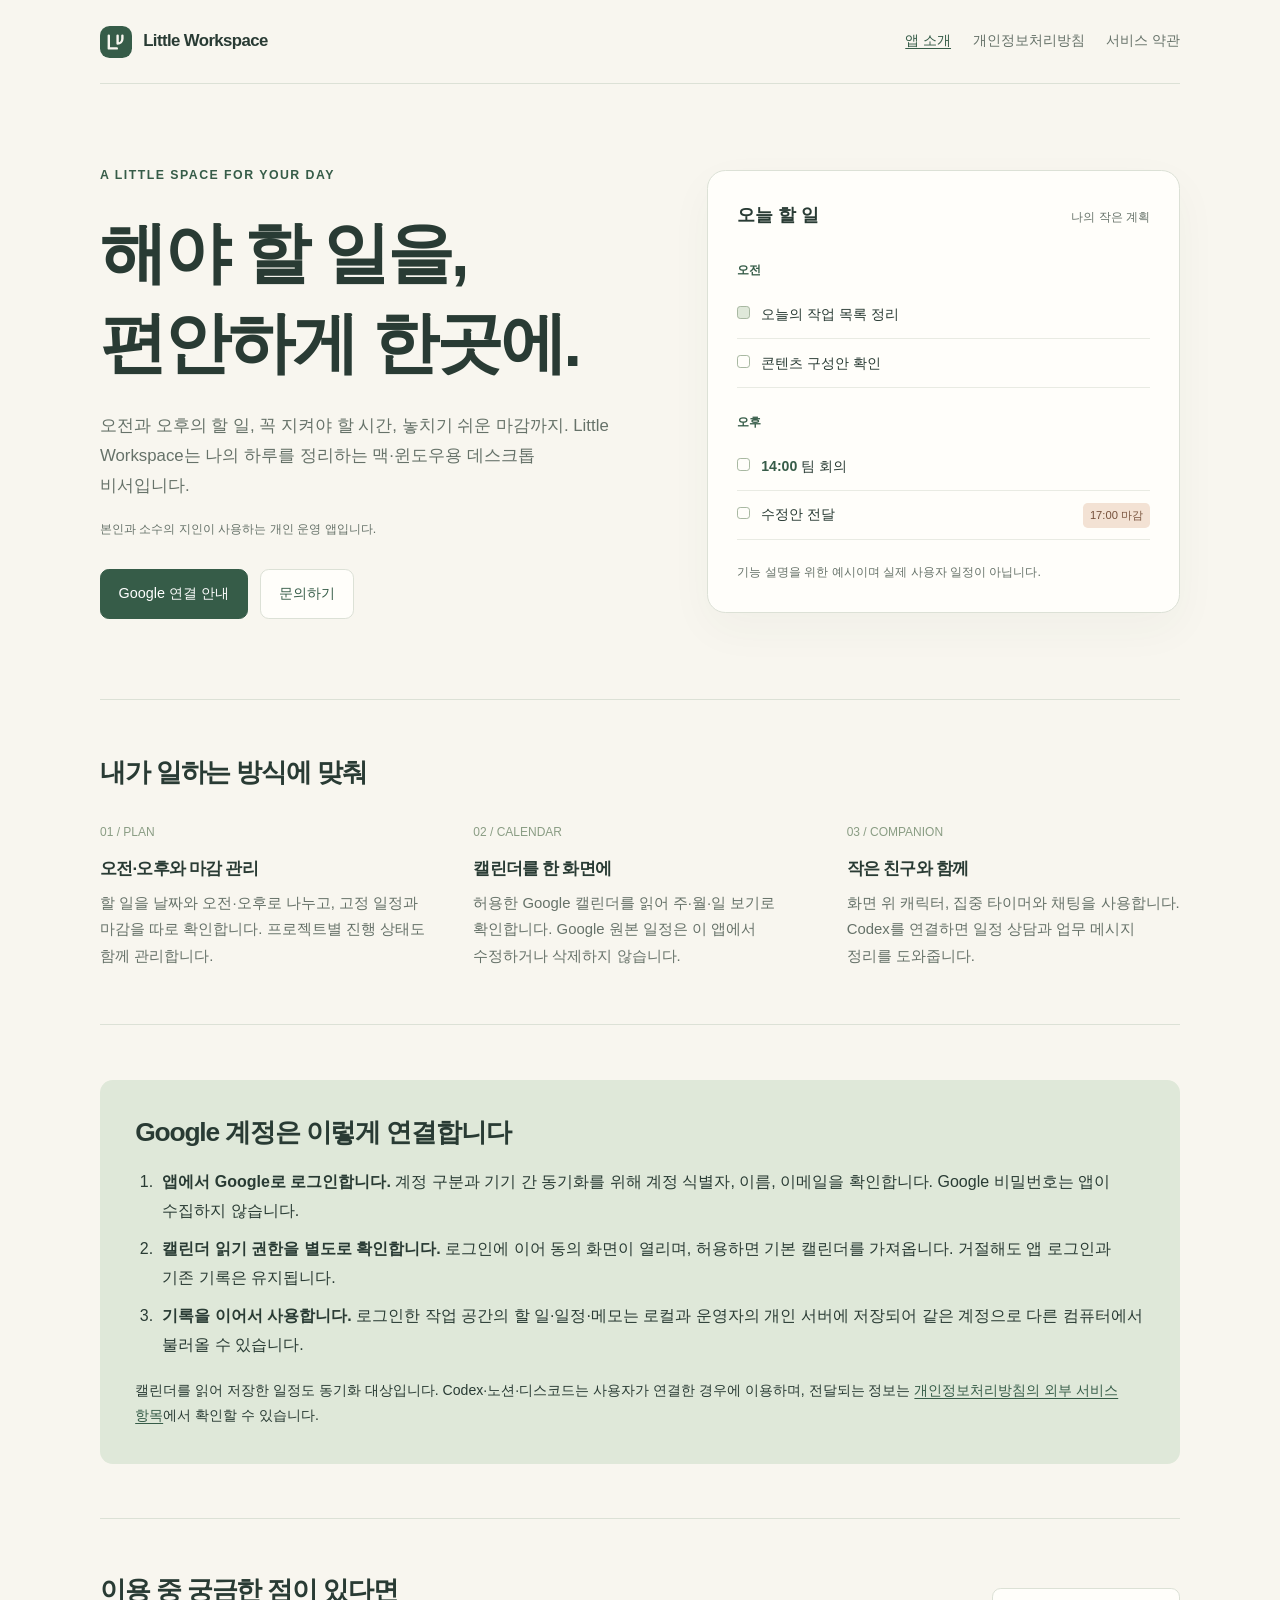
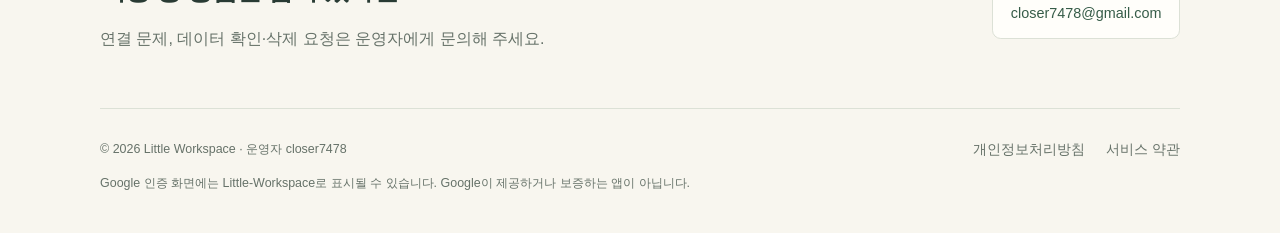
<file: index.html>
<!doctype html>
<html lang="ko">
<head>
  <meta charset="utf-8">
  <meta name="viewport" content="width=device-width, initial-scale=1">
  <meta name="description" content="Little Workspace는 할 일, 마감과 캘린더를 한곳에서 관리하는 맥·윈도우용 개인 데스크톱 비서 앱입니다.">
  <meta name="referrer" content="no-referrer">
  <meta http-equiv="Content-Security-Policy" content="default-src 'none'; style-src 'self'; img-src 'self'; base-uri 'none'; form-action 'none'">
  <title>Little Workspace — 하루를 정리하는 작은 작업 공간</title>
  <link rel="icon" href="./favicon.svg" type="image/svg+xml">
  <link rel="stylesheet" href="./styles.css">
</head>
<body>
  <a class="skip" href="#main">본문으로 건너뛰기</a>
  <div class="wrap">
    <header class="header">
      <a class="brand" href="./index.html"><img src="./favicon.svg" alt="" width="32" height="32">Little Workspace</a>
      <nav aria-label="주 메뉴"><a href="./index.html" aria-current="page">앱 소개</a><a href="./privacy.html">개인정보처리방침</a><a href="./terms.html">서비스 약관</a></nav>
    </header>
    <main id="main">
      <section class="hero" aria-labelledby="intro-title">
        <div>
          <p class="eyebrow">A LITTLE SPACE FOR YOUR DAY</p>
          <h1 id="intro-title">해야 할 일을,<br>편안하게 한곳에.</h1>
          <p class="lead">오전과 오후의 할 일, 꼭 지켜야 할 시간, 놓치기 쉬운 마감까지. Little Workspace는 나의 하루를 정리하는 맥·윈도우용 데스크톱 비서입니다.</p>
          <p class="small">본인과 소수의 지인이 사용하는 개인 운영 앱입니다.</p>
          <div class="actions"><a class="button primary" href="#google">Google 연결 안내</a><a class="button" href="mailto:closer7478@gmail.com">문의하기</a></div>
        </div>
        <aside class="planner" aria-label="앱 사용 방식을 설명하는 예시 할 일">
          <div class="planner-head"><strong>오늘 할 일</strong><span class="small">나의 작은 계획</span></div>
          <p class="period">오전</p>
          <div class="task"><span class="check done" aria-hidden="true"></span><span>오늘의 작업 목록 정리</span></div>
          <div class="task"><span class="check" aria-hidden="true"></span><span>콘텐츠 구성안 확인</span></div>
          <p class="period">오후</p>
          <div class="task"><span class="check" aria-hidden="true"></span><span><time datetime="14:00">14:00</time> 팀 회의</span></div>
          <div class="task"><span class="check" aria-hidden="true"></span><span>수정안 전달</span><span class="deadline">17:00 마감</span></div>
          <p class="example">기능 설명을 위한 예시이며 실제 사용자 일정이 아닙니다.</p>
        </aside>
      </section>
      <section class="section" aria-labelledby="features-title">
        <h2 id="features-title">내가 일하는 방식에 맞춰</h2>
        <div class="features">
          <div><span class="number">01 / PLAN</span><h3>오전·오후와 마감 관리</h3><p>할 일을 날짜와 오전·오후로 나누고, 고정 일정과 마감을 따로 확인합니다. 프로젝트별 진행 상태도 함께 관리합니다.</p></div>
          <div><span class="number">02 / CALENDAR</span><h3>캘린더를 한 화면에</h3><p>허용한 Google 캘린더를 읽어 주·월·일 보기로 확인합니다. Google 원본 일정은 이 앱에서 수정하거나 삭제하지 않습니다.</p></div>
          <div><span class="number">03 / COMPANION</span><h3>작은 친구와 함께</h3><p>화면 위 캐릭터, 집중 타이머와 채팅을 사용합니다. Codex를 연결하면 일정 상담과 업무 메시지 정리를 도와줍니다.</p></div>
        </div>
      </section>
      <section class="section" id="google" aria-labelledby="google-title">
        <div class="connection">
          <h2 id="google-title">Google 계정은 이렇게 연결합니다</h2>
          <ol>
            <li><strong>앱에서 Google로 로그인합니다.</strong> 계정 구분과 기기 간 동기화를 위해 계정 식별자, 이름, 이메일을 확인합니다. Google 비밀번호는 앱이 수집하지 않습니다.</li>
            <li><strong>캘린더 읽기 권한을 별도로 확인합니다.</strong> 로그인에 이어 동의 화면이 열리며, 허용하면 기본 캘린더를 가져옵니다. 거절해도 앱 로그인과 기존 기록은 유지됩니다.</li>
            <li><strong>기록을 이어서 사용합니다.</strong> 로그인한 작업 공간의 할 일·일정·메모는 로컬과 운영자의 개인 서버에 저장되어 같은 계정으로 다른 컴퓨터에서 불러올 수 있습니다.</li>
          </ol>
          <p>캘린더를 읽어 저장한 일정도 동기화 대상입니다. Codex·노션·디스코드는 사용자가 연결한 경우에 이용하며, 전달되는 정보는 <a href="./privacy.html#sharing">개인정보처리방침의 외부 서비스 항목</a>에서 확인할 수 있습니다.</p>
        </div>
      </section>
      <section class="section contact" aria-labelledby="contact-title">
        <div><h2 id="contact-title">이용 중 궁금한 점이 있다면</h2><p>연결 문제, 데이터 확인·삭제 요청은 운영자에게 문의해 주세요.</p></div>
        <a class="button" href="mailto:closer7478@gmail.com">closer7478@gmail.com</a>
      </section>
    </main>
    <footer class="footer"><div class="footer-line"><span>© 2026 Little Workspace · 운영자 closer7478</span><nav aria-label="하단 메뉴"><a href="./privacy.html">개인정보처리방침</a><a href="./terms.html">서비스 약관</a></nav></div><p>Google 인증 화면에는 Little-Workspace로 표시될 수 있습니다. Google이 제공하거나 보증하는 앱이 아닙니다.</p></footer>
  </div>
</body>
</html>
</file>
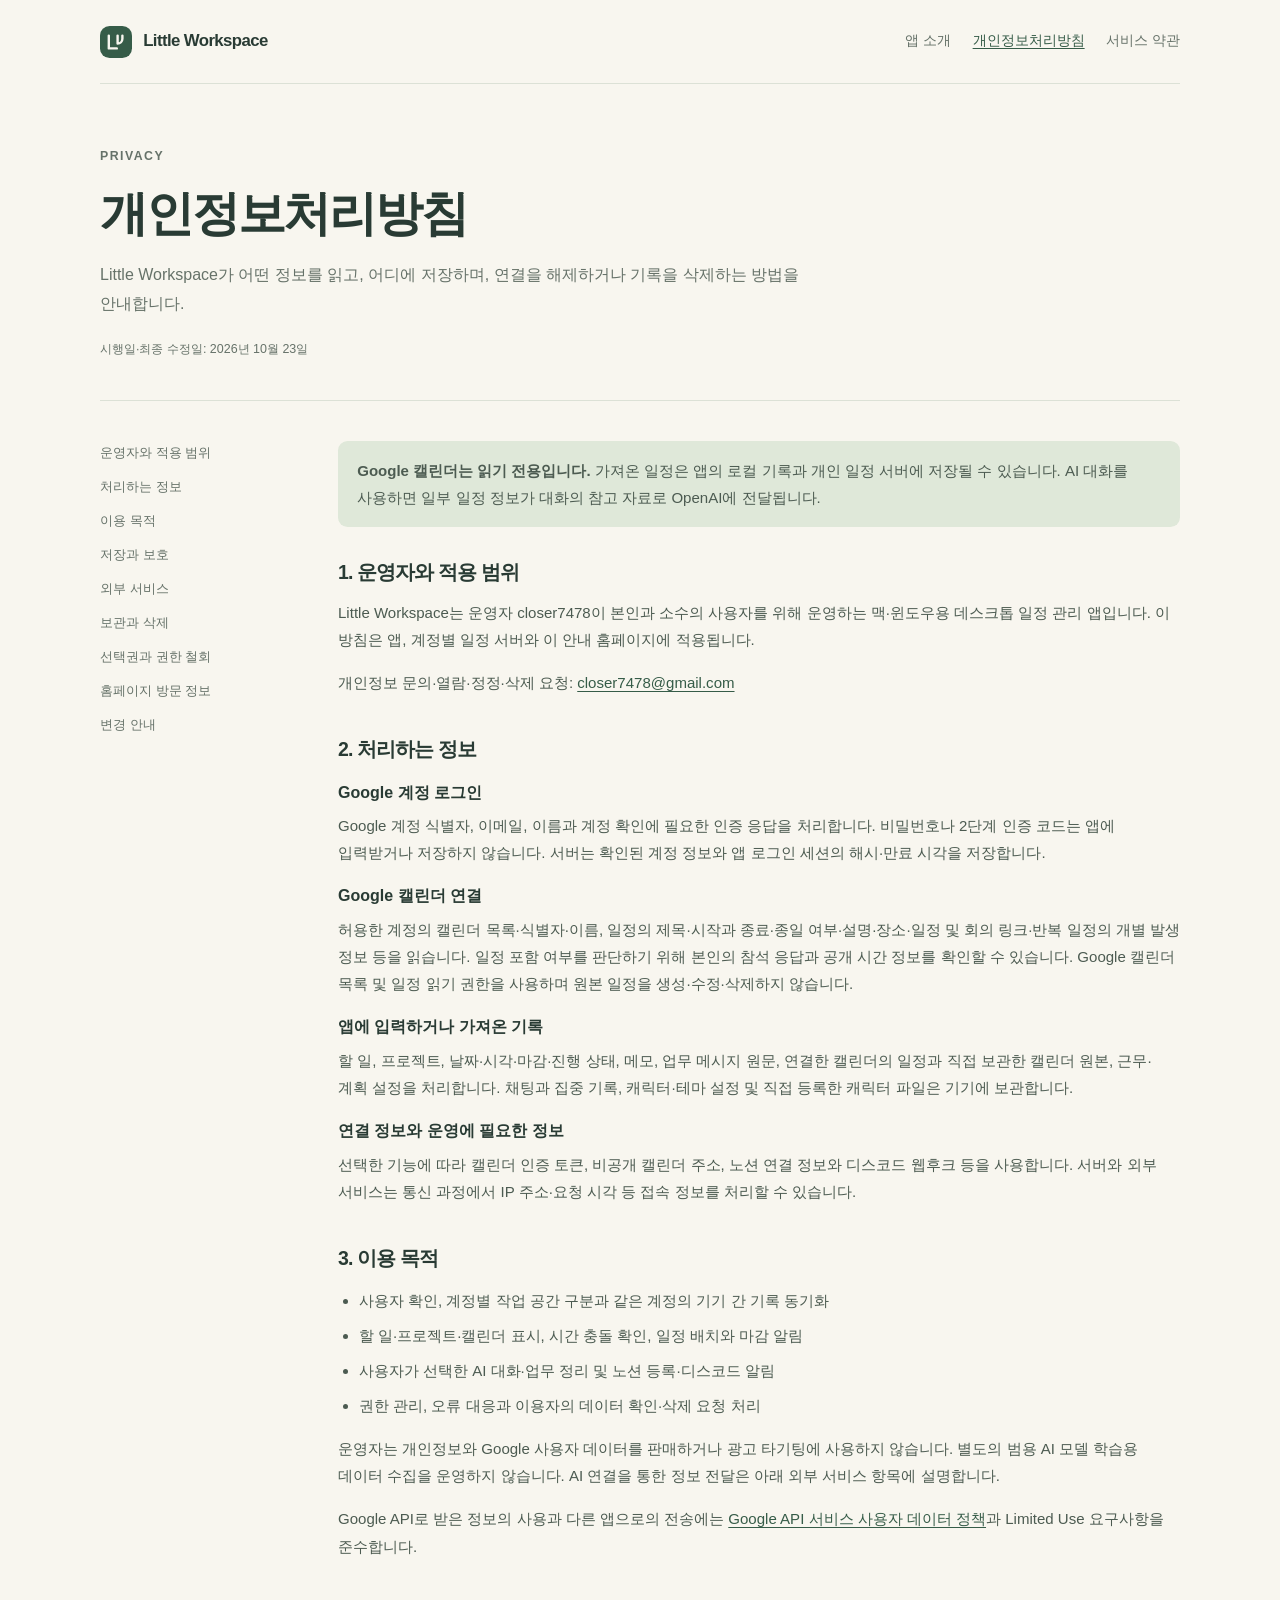
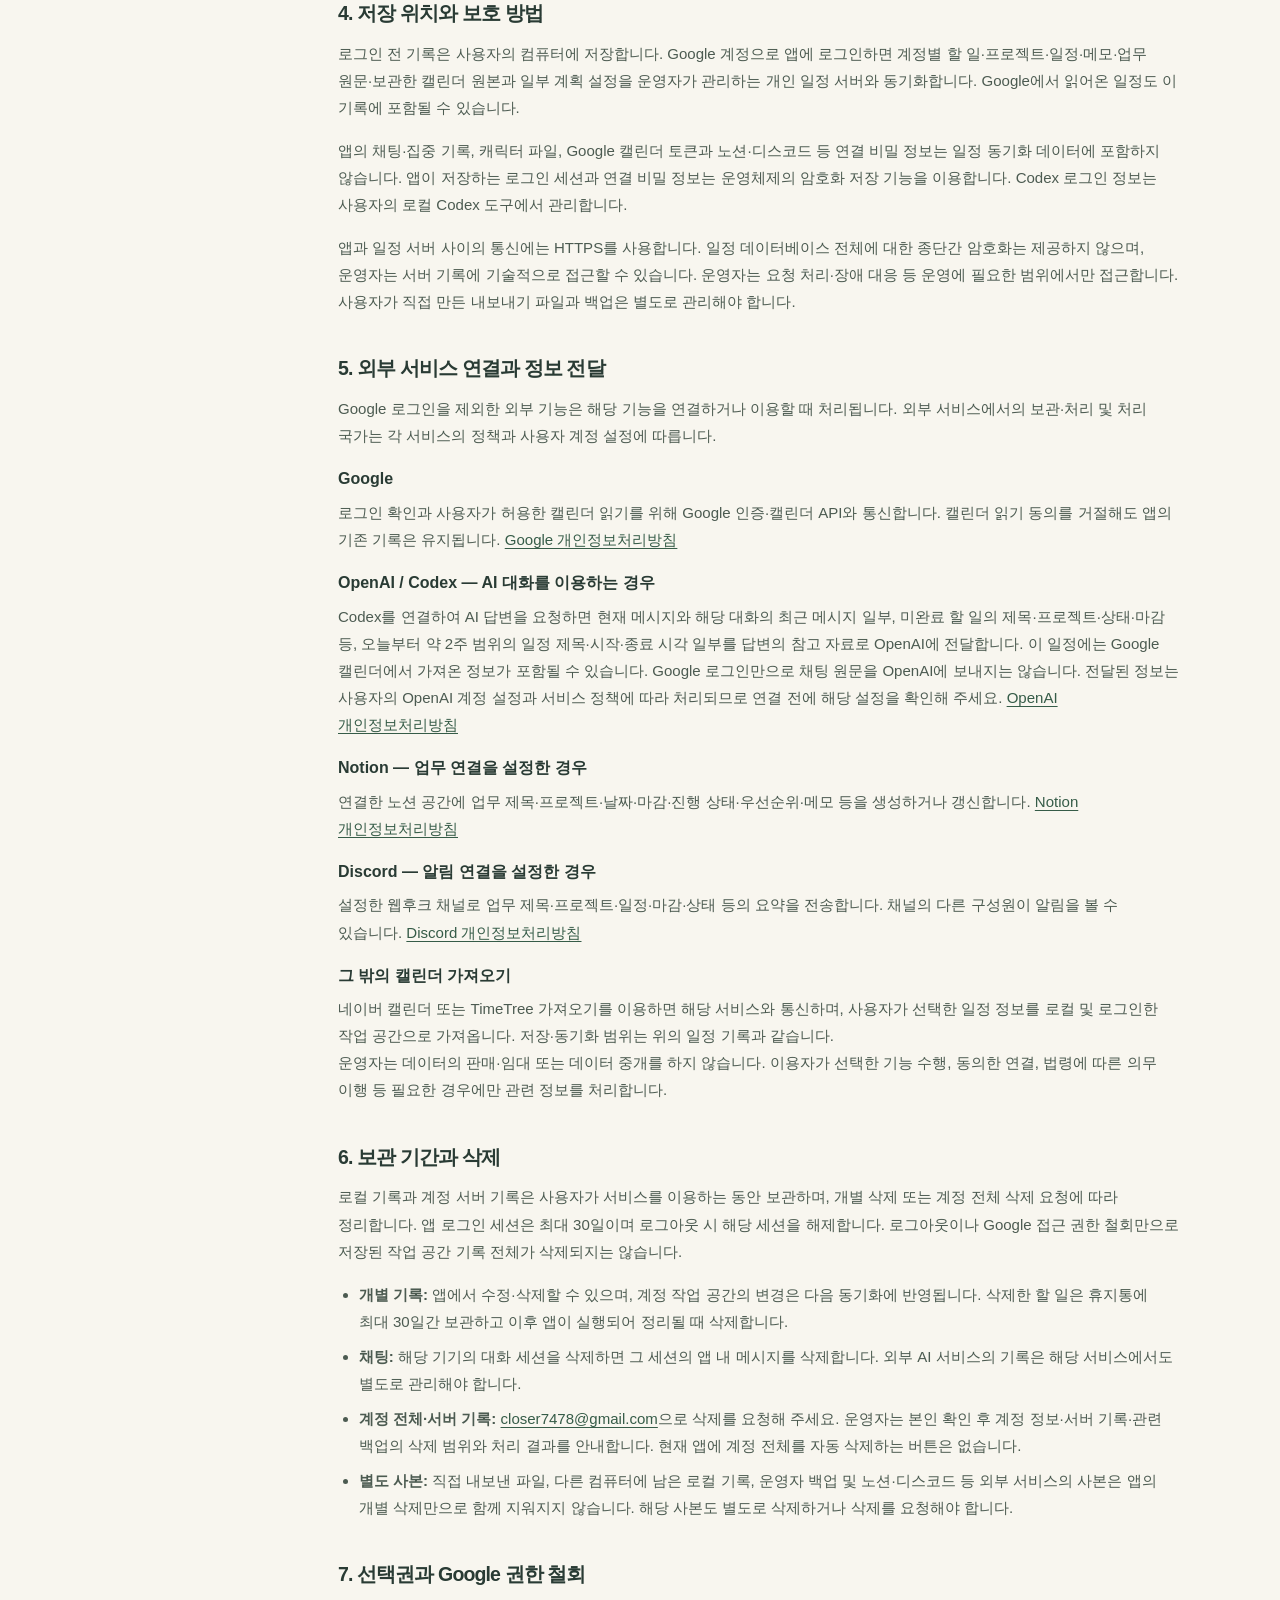
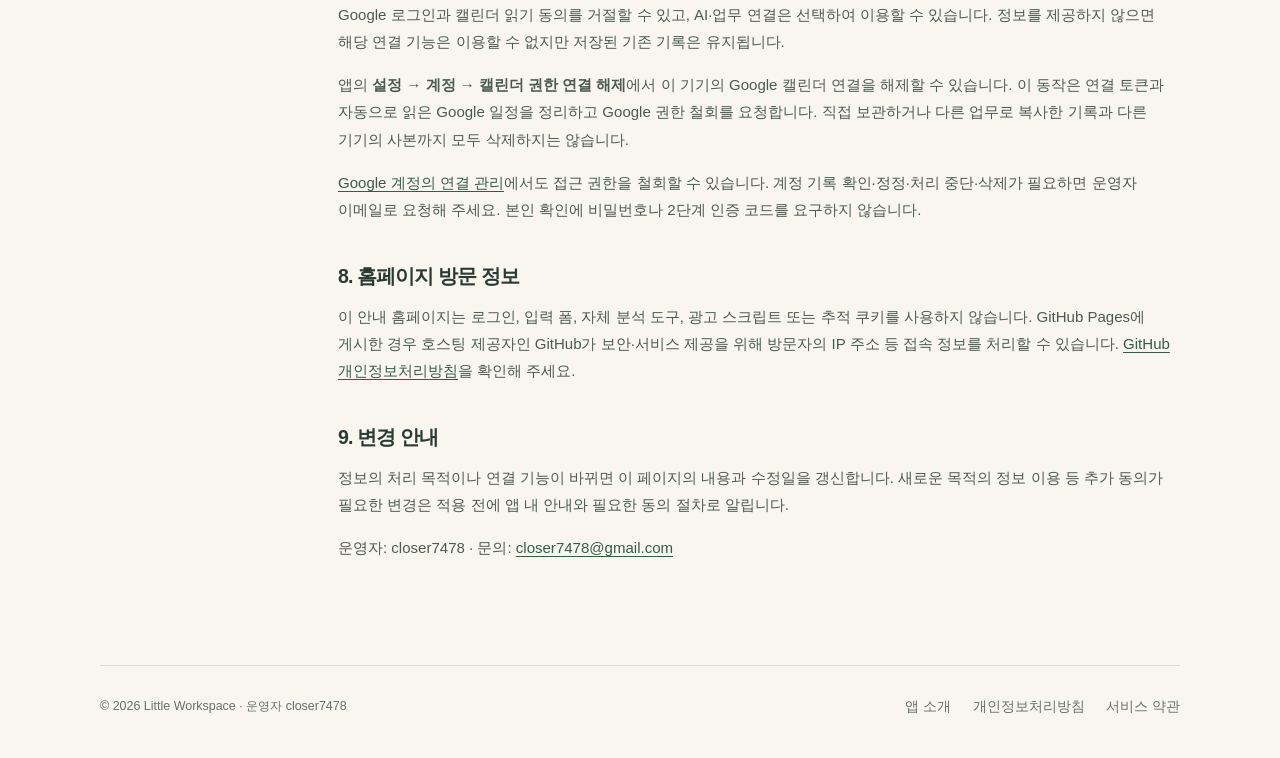
<file: privacy.html>
<!doctype html>
<html lang="ko">
<head>
  <meta charset="utf-8">
  <meta name="viewport" content="width=device-width, initial-scale=1">
  <meta name="description" content="Little Workspace의 Google 계정·캘린더 정보, 일정 동기화와 선택적 외부 서비스 연결에 대한 개인정보처리방침입니다.">
  <meta name="referrer" content="no-referrer">
  <meta http-equiv="Content-Security-Policy" content="default-src 'none'; style-src 'self'; img-src 'self'; base-uri 'none'; form-action 'none'">
  <title>개인정보처리방침 — Little Workspace</title>
  <link rel="icon" href="./favicon.svg" type="image/svg+xml">
  <link rel="stylesheet" href="./styles.css">
</head>
<body>
  <a class="skip" href="#main">본문으로 건너뛰기</a>
  <div class="wrap">
    <header class="header"><a class="brand" href="./index.html"><img src="./favicon.svg" alt="" width="32" height="32">Little Workspace</a><nav aria-label="주 메뉴"><a href="./index.html">앱 소개</a><a href="./privacy.html" aria-current="page">개인정보처리방침</a><a href="./terms.html">서비스 약관</a></nav></header>
    <main id="main">
      <div class="legal-head"><p class="eyebrow">PRIVACY</p><h1>개인정보처리방침</h1><p>Little Workspace가 어떤 정보를 읽고, 어디에 저장하며, 연결을 해제하거나 기록을 삭제하는 방법을 안내합니다.</p><span class="small">시행일·최종 수정일: 2026년 10월 23일</span></div>
      <div class="legal-layout">
        <aside class="toc"><nav aria-label="개인정보처리방침 목차"><a href="#operator">운영자와 적용 범위</a><a href="#data">처리하는 정보</a><a href="#purpose">이용 목적</a><a href="#storage">저장과 보호</a><a href="#sharing">외부 서비스</a><a href="#retention">보관과 삭제</a><a href="#rights">선택권과 권한 철회</a><a href="#website">홈페이지 방문 정보</a><a href="#changes">변경 안내</a></nav></aside>
        <article class="legal">
          <div class="notice"><p><strong>Google 캘린더는 읽기 전용입니다.</strong> 가져온 일정은 앱의 로컬 기록과 개인 일정 서버에 저장될 수 있습니다. AI 대화를 사용하면 일부 일정 정보가 대화의 참고 자료로 OpenAI에 전달됩니다.</p></div>
          <section id="operator"><h2>1. 운영자와 적용 범위</h2><p>Little Workspace는 운영자 closer7478이 본인과 소수의 사용자를 위해 운영하는 맥·윈도우용 데스크톱 일정 관리 앱입니다. 이 방침은 앱, 계정별 일정 서버와 이 안내 홈페이지에 적용됩니다.</p><p>개인정보 문의·열람·정정·삭제 요청: <a href="mailto:closer7478@gmail.com">closer7478@gmail.com</a></p></section>
          <section id="data"><h2>2. 처리하는 정보</h2><dl>
            <dt>Google 계정 로그인</dt><dd>Google 계정 식별자, 이메일, 이름과 계정 확인에 필요한 인증 응답을 처리합니다. 비밀번호나 2단계 인증 코드는 앱에 입력받거나 저장하지 않습니다. 서버는 확인된 계정 정보와 앱 로그인 세션의 해시·만료 시각을 저장합니다.</dd>
            <dt>Google 캘린더 연결</dt><dd>허용한 계정의 캘린더 목록·식별자·이름, 일정의 제목·시작과 종료·종일 여부·설명·장소·일정 및 회의 링크·반복 일정의 개별 발생 정보 등을 읽습니다. 일정 포함 여부를 판단하기 위해 본인의 참석 응답과 공개 시간 정보를 확인할 수 있습니다. Google 캘린더 목록 및 일정 읽기 권한을 사용하며 원본 일정을 생성·수정·삭제하지 않습니다.</dd>
            <dt>앱에 입력하거나 가져온 기록</dt><dd>할 일, 프로젝트, 날짜·시각·마감·진행 상태, 메모, 업무 메시지 원문, 연결한 캘린더의 일정과 직접 보관한 캘린더 원본, 근무·계획 설정을 처리합니다. 채팅과 집중 기록, 캐릭터·테마 설정 및 직접 등록한 캐릭터 파일은 기기에 보관합니다.</dd>
            <dt>연결 정보와 운영에 필요한 정보</dt><dd>선택한 기능에 따라 캘린더 인증 토큰, 비공개 캘린더 주소, 노션 연결 정보와 디스코드 웹후크 등을 사용합니다. 서버와 외부 서비스는 통신 과정에서 IP 주소·요청 시각 등 접속 정보를 처리할 수 있습니다.</dd>
          </dl></section>
          <section id="purpose"><h2>3. 이용 목적</h2><ul><li>사용자 확인, 계정별 작업 공간 구분과 같은 계정의 기기 간 기록 동기화</li><li>할 일·프로젝트·캘린더 표시, 시간 충돌 확인, 일정 배치와 마감 알림</li><li>사용자가 선택한 AI 대화·업무 정리 및 노션 등록·디스코드 알림</li><li>권한 관리, 오류 대응과 이용자의 데이터 확인·삭제 요청 처리</li></ul><p>운영자는 개인정보와 Google 사용자 데이터를 판매하거나 광고 타기팅에 사용하지 않습니다. 별도의 범용 AI 모델 학습용 데이터 수집을 운영하지 않습니다. AI 연결을 통한 정보 전달은 아래 외부 서비스 항목에 설명합니다.</p><p>Google API로 받은 정보의 사용과 다른 앱으로의 전송에는 <a href="https://developers.google.com/terms/api-services-user-data-policy" rel="noreferrer">Google API 서비스 사용자 데이터 정책</a>과 Limited Use 요구사항을 준수합니다.</p></section>
          <section id="storage"><h2>4. 저장 위치와 보호 방법</h2><p>로그인 전 기록은 사용자의 컴퓨터에 저장합니다. Google 계정으로 앱에 로그인하면 계정별 할 일·프로젝트·일정·메모·업무 원문·보관한 캘린더 원본과 일부 계획 설정을 운영자가 관리하는 개인 일정 서버와 동기화합니다. Google에서 읽어온 일정도 이 기록에 포함될 수 있습니다.</p><p>앱의 채팅·집중 기록, 캐릭터 파일, Google 캘린더 토큰과 노션·디스코드 등 연결 비밀 정보는 일정 동기화 데이터에 포함하지 않습니다. 앱이 저장하는 로그인 세션과 연결 비밀 정보는 운영체제의 암호화 저장 기능을 이용합니다. Codex 로그인 정보는 사용자의 로컬 Codex 도구에서 관리합니다.</p><p>앱과 일정 서버 사이의 통신에는 HTTPS를 사용합니다. 일정 데이터베이스 전체에 대한 종단간 암호화는 제공하지 않으며, 운영자는 서버 기록에 기술적으로 접근할 수 있습니다. 운영자는 요청 처리·장애 대응 등 운영에 필요한 범위에서만 접근합니다. 사용자가 직접 만든 내보내기 파일과 백업은 별도로 관리해야 합니다.</p></section>
          <section id="sharing"><h2>5. 외부 서비스 연결과 정보 전달</h2><p>Google 로그인을 제외한 외부 기능은 해당 기능을 연결하거나 이용할 때 처리됩니다. 외부 서비스에서의 보관·처리 및 처리 국가는 각 서비스의 정책과 사용자 계정 설정에 따릅니다.</p><dl>
            <dt>Google</dt><dd>로그인 확인과 사용자가 허용한 캘린더 읽기를 위해 Google 인증·캘린더 API와 통신합니다. 캘린더 읽기 동의를 거절해도 앱의 기존 기록은 유지됩니다. <a href="https://policies.google.com/privacy" rel="noreferrer">Google 개인정보처리방침</a></dd>
            <dt>OpenAI / Codex — AI 대화를 이용하는 경우</dt><dd>Codex를 연결하여 AI 답변을 요청하면 현재 메시지와 해당 대화의 최근 메시지 일부, 미완료 할 일의 제목·프로젝트·상태·마감 등, 오늘부터 약 2주 범위의 일정 제목·시작·종료 시각 일부를 답변의 참고 자료로 OpenAI에 전달합니다. 이 일정에는 Google 캘린더에서 가져온 정보가 포함될 수 있습니다. Google 로그인만으로 채팅 원문을 OpenAI에 보내지는 않습니다. 전달된 정보는 사용자의 OpenAI 계정 설정과 서비스 정책에 따라 처리되므로 연결 전에 해당 설정을 확인해 주세요. <a href="https://openai.com/policies/privacy-policy/" rel="noreferrer">OpenAI 개인정보처리방침</a></dd>
            <dt>Notion — 업무 연결을 설정한 경우</dt><dd>연결한 노션 공간에 업무 제목·프로젝트·날짜·마감·진행 상태·우선순위·메모 등을 생성하거나 갱신합니다. <a href="https://www.notion.so/privacy" rel="noreferrer">Notion 개인정보처리방침</a></dd>
            <dt>Discord — 알림 연결을 설정한 경우</dt><dd>설정한 웹후크 채널로 업무 제목·프로젝트·일정·마감·상태 등의 요약을 전송합니다. 채널의 다른 구성원이 알림을 볼 수 있습니다. <a href="https://discord.com/privacy" rel="noreferrer">Discord 개인정보처리방침</a></dd>
            <dt>그 밖의 캘린더 가져오기</dt><dd>네이버 캘린더 또는 TimeTree 가져오기를 이용하면 해당 서비스와 통신하며, 사용자가 선택한 일정 정보를 로컬 및 로그인한 작업 공간으로 가져옵니다. 저장·동기화 범위는 위의 일정 기록과 같습니다.</dd>
          </dl><p>운영자는 데이터의 판매·임대 또는 데이터 중개를 하지 않습니다. 이용자가 선택한 기능 수행, 동의한 연결, 법령에 따른 의무 이행 등 필요한 경우에만 관련 정보를 처리합니다.</p></section>
          <section id="retention"><h2>6. 보관 기간과 삭제</h2><p>로컬 기록과 계정 서버 기록은 사용자가 서비스를 이용하는 동안 보관하며, 개별 삭제 또는 계정 전체 삭제 요청에 따라 정리합니다. 앱 로그인 세션은 최대 30일이며 로그아웃 시 해당 세션을 해제합니다. 로그아웃이나 Google 접근 권한 철회만으로 저장된 작업 공간 기록 전체가 삭제되지는 않습니다.</p><ul><li><strong>개별 기록:</strong> 앱에서 수정·삭제할 수 있으며, 계정 작업 공간의 변경은 다음 동기화에 반영됩니다. 삭제한 할 일은 휴지통에 최대 30일간 보관하고 이후 앱이 실행되어 정리될 때 삭제합니다.</li><li><strong>채팅:</strong> 해당 기기의 대화 세션을 삭제하면 그 세션의 앱 내 메시지를 삭제합니다. 외부 AI 서비스의 기록은 해당 서비스에서도 별도로 관리해야 합니다.</li><li><strong>계정 전체·서버 기록:</strong> <a href="mailto:closer7478@gmail.com">closer7478@gmail.com</a>으로 삭제를 요청해 주세요. 운영자는 본인 확인 후 계정 정보·서버 기록·관련 백업의 삭제 범위와 처리 결과를 안내합니다. 현재 앱에 계정 전체를 자동 삭제하는 버튼은 없습니다.</li><li><strong>별도 사본:</strong> 직접 내보낸 파일, 다른 컴퓨터에 남은 로컬 기록, 운영자 백업 및 노션·디스코드 등 외부 서비스의 사본은 앱의 개별 삭제만으로 함께 지워지지 않습니다. 해당 사본도 별도로 삭제하거나 삭제를 요청해야 합니다.</li></ul></section>
          <section id="rights"><h2>7. 선택권과 Google 권한 철회</h2><p>Google 로그인과 캘린더 읽기 동의를 거절할 수 있고, AI·업무 연결은 선택하여 이용할 수 있습니다. 정보를 제공하지 않으면 해당 연결 기능은 이용할 수 없지만 저장된 기존 기록은 유지됩니다.</p><p>앱의 <strong>설정 → 계정 → 캘린더 권한 연결 해제</strong>에서 이 기기의 Google 캘린더 연결을 해제할 수 있습니다. 이 동작은 연결 토큰과 자동으로 읽은 Google 일정을 정리하고 Google 권한 철회를 요청합니다. 직접 보관하거나 다른 업무로 복사한 기록과 다른 기기의 사본까지 모두 삭제하지는 않습니다.</p><p><a href="https://myaccount.google.com/connections" rel="noreferrer">Google 계정의 연결 관리</a>에서도 접근 권한을 철회할 수 있습니다. 계정 기록 확인·정정·처리 중단·삭제가 필요하면 운영자 이메일로 요청해 주세요. 본인 확인에 비밀번호나 2단계 인증 코드를 요구하지 않습니다.</p></section>
          <section id="website"><h2>8. 홈페이지 방문 정보</h2><p>이 안내 홈페이지는 로그인, 입력 폼, 자체 분석 도구, 광고 스크립트 또는 추적 쿠키를 사용하지 않습니다. GitHub Pages에 게시한 경우 호스팅 제공자인 GitHub가 보안·서비스 제공을 위해 방문자의 IP 주소 등 접속 정보를 처리할 수 있습니다. <a href="https://docs.github.com/en/site-policy/privacy-policies/github-general-privacy-statement" rel="noreferrer">GitHub 개인정보처리방침</a>을 확인해 주세요.</p></section>
          <section id="changes"><h2>9. 변경 안내</h2><p>정보의 처리 목적이나 연결 기능이 바뀌면 이 페이지의 내용과 수정일을 갱신합니다. 새로운 목적의 정보 이용 등 추가 동의가 필요한 변경은 적용 전에 앱 내 안내와 필요한 동의 절차로 알립니다.</p><p>운영자: closer7478 · 문의: <a href="mailto:closer7478@gmail.com">closer7478@gmail.com</a></p></section>
        </article>
      </div>
    </main>
    <footer class="footer"><div class="footer-line"><span>© 2026 Little Workspace · 운영자 closer7478</span><nav aria-label="하단 메뉴"><a href="./index.html">앱 소개</a><a href="./privacy.html">개인정보처리방침</a><a href="./terms.html">서비스 약관</a></nav></div></footer>
  </div>
</body>
</html>
</file>
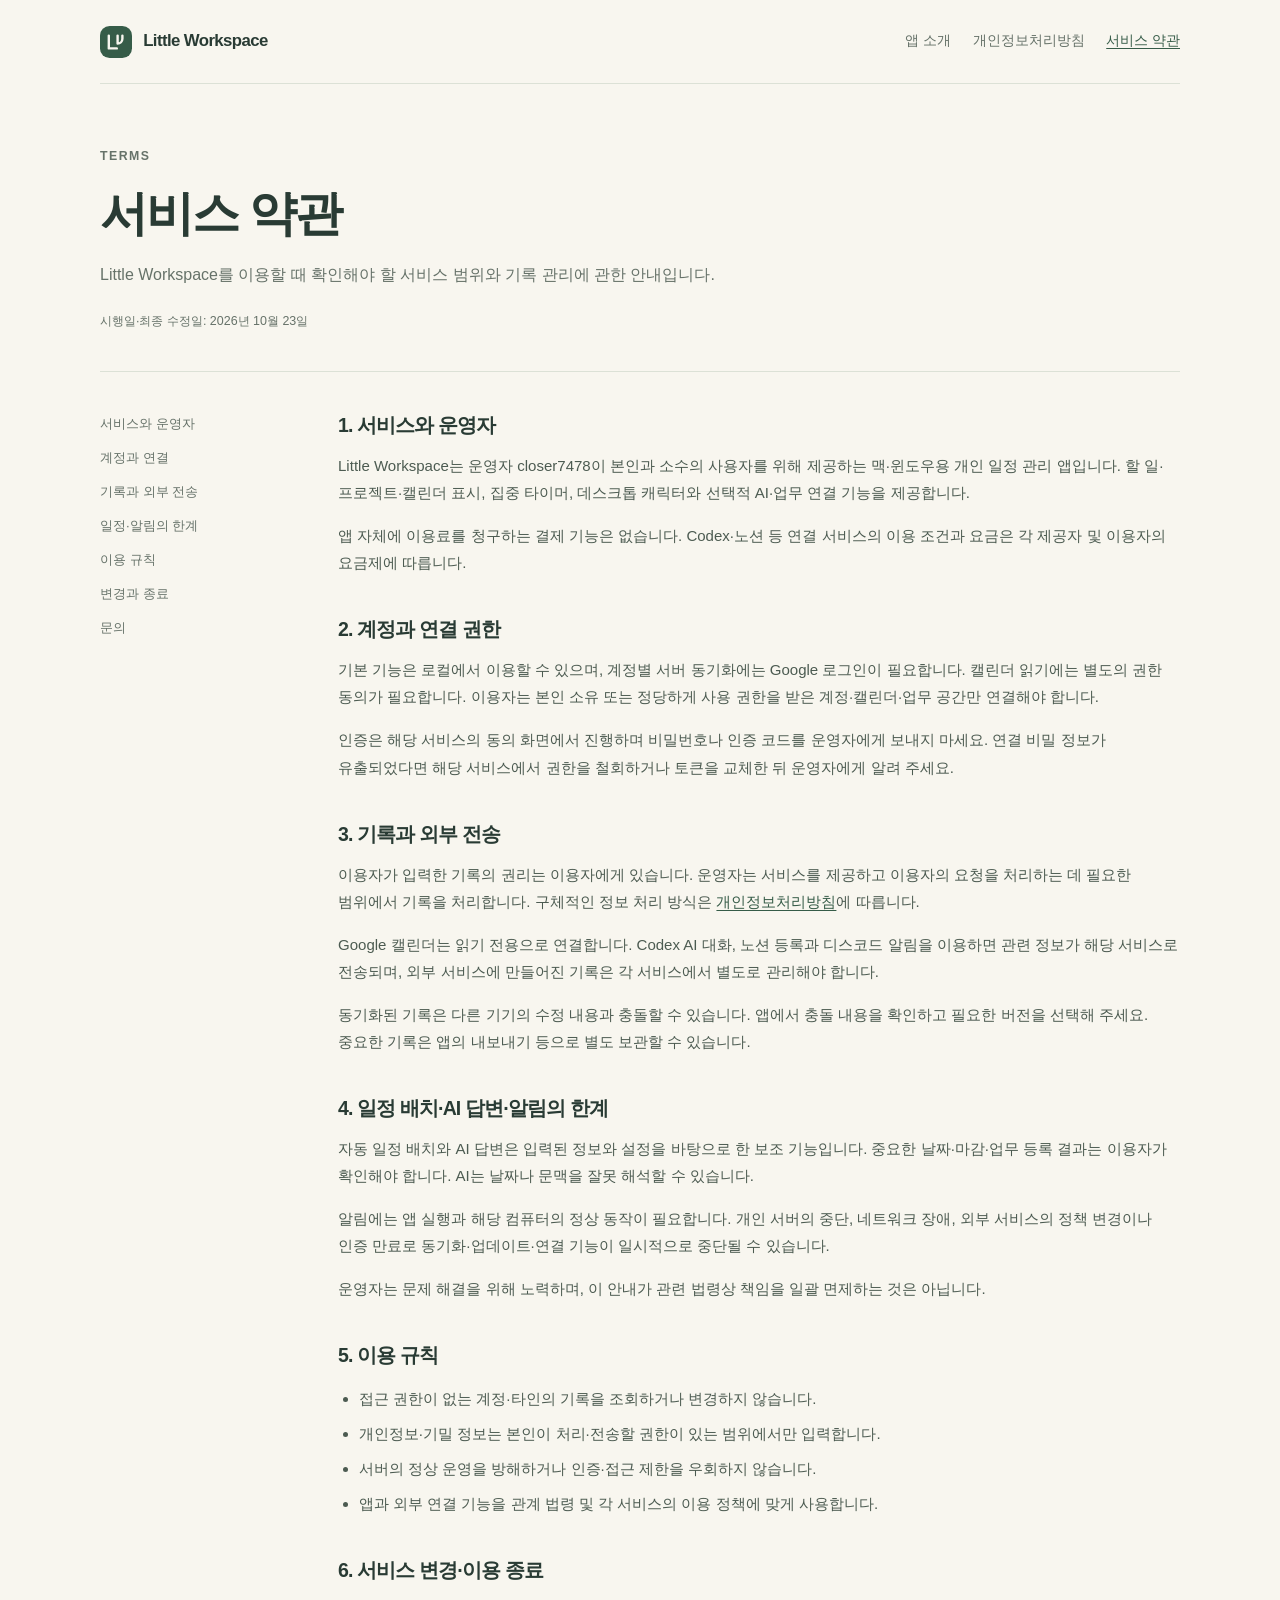
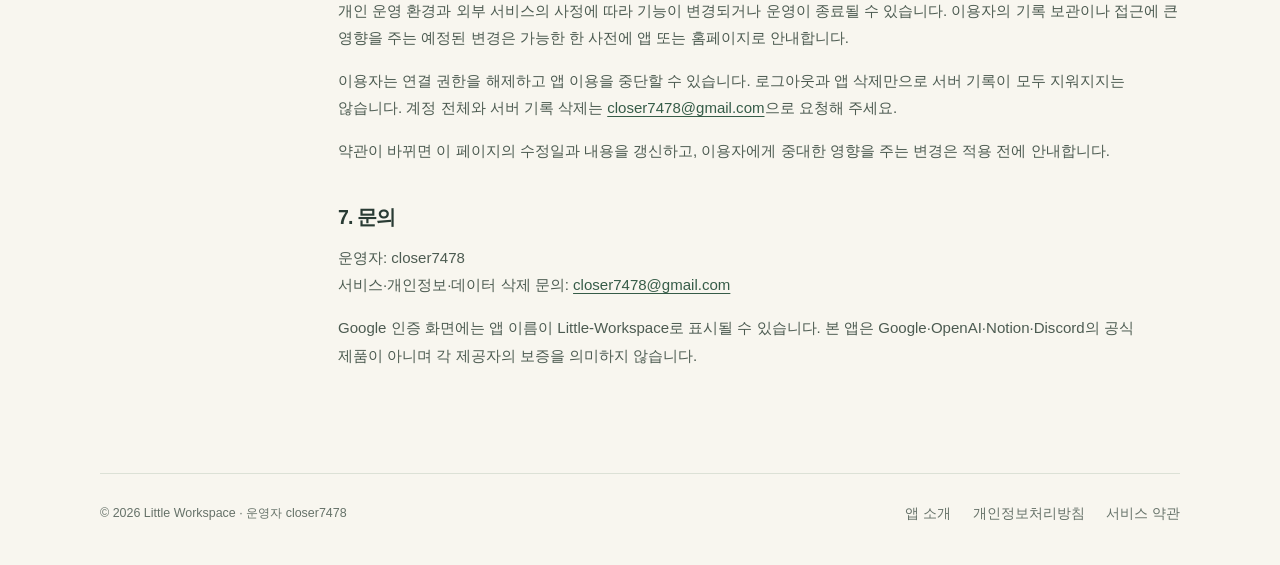
<file: terms.html>
<!doctype html>
<html lang="ko">
<head>
  <meta charset="utf-8">
  <meta name="viewport" content="width=device-width, initial-scale=1">
  <meta name="description" content="Little Workspace 개인용 일정 관리 앱의 이용 범위, 연결 기능과 기록 관리에 관한 서비스 약관입니다.">
  <meta name="referrer" content="no-referrer">
  <meta http-equiv="Content-Security-Policy" content="default-src 'none'; style-src 'self'; img-src 'self'; base-uri 'none'; form-action 'none'">
  <title>서비스 약관 — Little Workspace</title>
  <link rel="icon" href="./favicon.svg" type="image/svg+xml">
  <link rel="stylesheet" href="./styles.css">
</head>
<body>
  <a class="skip" href="#main">본문으로 건너뛰기</a>
  <div class="wrap">
    <header class="header"><a class="brand" href="./index.html"><img src="./favicon.svg" alt="" width="32" height="32">Little Workspace</a><nav aria-label="주 메뉴"><a href="./index.html">앱 소개</a><a href="./privacy.html">개인정보처리방침</a><a href="./terms.html" aria-current="page">서비스 약관</a></nav></header>
    <main id="main">
      <div class="legal-head"><p class="eyebrow">TERMS</p><h1>서비스 약관</h1><p>Little Workspace를 이용할 때 확인해야 할 서비스 범위와 기록 관리에 관한 안내입니다.</p><span class="small">시행일·최종 수정일: 2026년 10월 23일</span></div>
      <div class="legal-layout">
        <aside class="toc"><nav aria-label="서비스 약관 목차"><a href="#service">서비스와 운영자</a><a href="#account">계정과 연결</a><a href="#records">기록과 외부 전송</a><a href="#availability">일정·알림의 한계</a><a href="#rules">이용 규칙</a><a href="#changes">변경과 종료</a><a href="#contact">문의</a></nav></aside>
        <article class="legal">
          <section id="service"><h2>1. 서비스와 운영자</h2><p>Little Workspace는 운영자 closer7478이 본인과 소수의 사용자를 위해 제공하는 맥·윈도우용 개인 일정 관리 앱입니다. 할 일·프로젝트·캘린더 표시, 집중 타이머, 데스크톱 캐릭터와 선택적 AI·업무 연결 기능을 제공합니다.</p><p>앱 자체에 이용료를 청구하는 결제 기능은 없습니다. Codex·노션 등 연결 서비스의 이용 조건과 요금은 각 제공자 및 이용자의 요금제에 따릅니다.</p></section>
          <section id="account"><h2>2. 계정과 연결 권한</h2><p>기본 기능은 로컬에서 이용할 수 있으며, 계정별 서버 동기화에는 Google 로그인이 필요합니다. 캘린더 읽기에는 별도의 권한 동의가 필요합니다. 이용자는 본인 소유 또는 정당하게 사용 권한을 받은 계정·캘린더·업무 공간만 연결해야 합니다.</p><p>인증은 해당 서비스의 동의 화면에서 진행하며 비밀번호나 인증 코드를 운영자에게 보내지 마세요. 연결 비밀 정보가 유출되었다면 해당 서비스에서 권한을 철회하거나 토큰을 교체한 뒤 운영자에게 알려 주세요.</p></section>
          <section id="records"><h2>3. 기록과 외부 전송</h2><p>이용자가 입력한 기록의 권리는 이용자에게 있습니다. 운영자는 서비스를 제공하고 이용자의 요청을 처리하는 데 필요한 범위에서 기록을 처리합니다. 구체적인 정보 처리 방식은 <a href="./privacy.html">개인정보처리방침</a>에 따릅니다.</p><p>Google 캘린더는 읽기 전용으로 연결합니다. Codex AI 대화, 노션 등록과 디스코드 알림을 이용하면 관련 정보가 해당 서비스로 전송되며, 외부 서비스에 만들어진 기록은 각 서비스에서 별도로 관리해야 합니다.</p><p>동기화된 기록은 다른 기기의 수정 내용과 충돌할 수 있습니다. 앱에서 충돌 내용을 확인하고 필요한 버전을 선택해 주세요. 중요한 기록은 앱의 내보내기 등으로 별도 보관할 수 있습니다.</p></section>
          <section id="availability"><h2>4. 일정 배치·AI 답변·알림의 한계</h2><p>자동 일정 배치와 AI 답변은 입력된 정보와 설정을 바탕으로 한 보조 기능입니다. 중요한 날짜·마감·업무 등록 결과는 이용자가 확인해야 합니다. AI는 날짜나 문맥을 잘못 해석할 수 있습니다.</p><p>알림에는 앱 실행과 해당 컴퓨터의 정상 동작이 필요합니다. 개인 서버의 중단, 네트워크 장애, 외부 서비스의 정책 변경이나 인증 만료로 동기화·업데이트·연결 기능이 일시적으로 중단될 수 있습니다.</p><p>운영자는 문제 해결을 위해 노력하며, 이 안내가 관련 법령상 책임을 일괄 면제하는 것은 아닙니다.</p></section>
          <section id="rules"><h2>5. 이용 규칙</h2><ul><li>접근 권한이 없는 계정·타인의 기록을 조회하거나 변경하지 않습니다.</li><li>개인정보·기밀 정보는 본인이 처리·전송할 권한이 있는 범위에서만 입력합니다.</li><li>서버의 정상 운영을 방해하거나 인증·접근 제한을 우회하지 않습니다.</li><li>앱과 외부 연결 기능을 관계 법령 및 각 서비스의 이용 정책에 맞게 사용합니다.</li></ul></section>
          <section id="changes"><h2>6. 서비스 변경·이용 종료</h2><p>개인 운영 환경과 외부 서비스의 사정에 따라 기능이 변경되거나 운영이 종료될 수 있습니다. 이용자의 기록 보관이나 접근에 큰 영향을 주는 예정된 변경은 가능한 한 사전에 앱 또는 홈페이지로 안내합니다.</p><p>이용자는 연결 권한을 해제하고 앱 이용을 중단할 수 있습니다. 로그아웃과 앱 삭제만으로 서버 기록이 모두 지워지지는 않습니다. 계정 전체와 서버 기록 삭제는 <a href="mailto:closer7478@gmail.com">closer7478@gmail.com</a>으로 요청해 주세요.</p><p>약관이 바뀌면 이 페이지의 수정일과 내용을 갱신하고, 이용자에게 중대한 영향을 주는 변경은 적용 전에 안내합니다.</p></section>
          <section id="contact"><h2>7. 문의</h2><p>운영자: closer7478<br>서비스·개인정보·데이터 삭제 문의: <a href="mailto:closer7478@gmail.com">closer7478@gmail.com</a></p><p>Google 인증 화면에는 앱 이름이 Little-Workspace로 표시될 수 있습니다. 본 앱은 Google·OpenAI·Notion·Discord의 공식 제품이 아니며 각 제공자의 보증을 의미하지 않습니다.</p></section>
        </article>
      </div>
    </main>
    <footer class="footer"><div class="footer-line"><span>© 2026 Little Workspace · 운영자 closer7478</span><nav aria-label="하단 메뉴"><a href="./index.html">앱 소개</a><a href="./privacy.html">개인정보처리방침</a><a href="./terms.html">서비스 약관</a></nav></div></footer>
  </div>
</body>
</html>
</file>
<file: styles.css>
:root { color-scheme: light; --paper: #f8f6ef; --surface: #fffefa; --ink: #293b34; --muted: #667269; --line: #dce1d6; --sage: #dfe8d9; --green: #365c48; --peach: #f3e2d4; }
* { box-sizing: border-box; }
html { scroll-padding-top: 2rem; }
body { margin: 0; background: var(--paper); color: var(--ink); font: 16px/1.8 -apple-system, BlinkMacSystemFont, "Apple SD Gothic Neo", "Malgun Gothic", sans-serif; word-break: keep-all; overflow-wrap: anywhere; }
a { color: var(--green); text-underline-offset: .22em; }
a:hover { color: #173c28; }
a:focus-visible { outline: 3px solid #739271; outline-offset: 5px; border-radius: 3px; }
.skip { position: absolute; top: -6rem; left: 1rem; padding: .5rem 1rem; background: var(--surface); z-index: 2; }
.skip:focus { top: 1rem; }
.wrap { width: min(1080px, calc(100% - 3rem)); margin: auto; }
.header { display: flex; justify-content: space-between; align-items: center; gap: 1.5rem; padding: 1.6rem 0; border-bottom: 1px solid var(--line); }
.brand { display: inline-flex; align-items: center; gap: .7rem; color: var(--ink); text-decoration: none; font-size: 1.05rem; font-weight: 750; letter-spacing: -.035em; }
.brand img { width: 32px; height: 32px; }
nav { display: flex; flex-wrap: wrap; gap: .5rem 1.35rem; font-size: .85rem; }
nav a { color: var(--muted); text-decoration: none; }
nav a[aria-current="page"] { color: var(--green); text-decoration: underline; }
h1, h2, h3, p { margin-top: 0; }
h1, h2, h3 { line-height: 1.35; letter-spacing: -.045em; }
h1 { font-size: clamp(2.5rem, 5.2vw, 4.5rem); font-weight: 720; margin-bottom: 1.4rem; }
h2 { font-size: 1.65rem; margin-bottom: 1rem; }
h3 { font-size: 1.05rem; margin-bottom: .55rem; }
p { margin-bottom: 1rem; }
.eyebrow { color: var(--green); font-size: .77rem; font-weight: 700; letter-spacing: .12em; margin-bottom: 1.4rem; }
.lead { max-width: 33rem; color: var(--muted); font-size: 1.05rem; }
.hero { display: grid; grid-template-columns: 1.15fr 1fr; gap: 4rem; align-items: center; padding: 5rem 0; }
.actions { display: flex; flex-wrap: wrap; gap: .8rem; margin-top: 1.8rem; }
.button { display: inline-block; padding: .7rem 1.1rem; border: 1px solid var(--line); border-radius: .55rem; background: var(--surface); text-decoration: none; font-size: .9rem; }
.button.primary { background: var(--green); border-color: var(--green); color: white; }
.planner { padding: 1.8rem; background: var(--surface); border: 1px solid var(--line); border-radius: 1.15rem; box-shadow: 0 16px 45px #33482d0a; }
.planner-head { display: flex; align-items: baseline; justify-content: space-between; gap: 1rem; margin-bottom: 1.7rem; }
.planner-head strong { font-size: 1.1rem; }
.small, .example { color: var(--muted); font-size: .78rem; }
.period { color: var(--green); font-size: .78rem; font-weight: 700; margin: 1.4rem 0 .6rem; }
.task { display: flex; gap: .7rem; align-items: baseline; padding: .7rem 0; border-bottom: 1px solid #e9ebe3; font-size: .88rem; }
.task:last-child { border: 0; }
.check { flex: 0 0 .8rem; height: .8rem; border: 1px solid #a8b8a1; border-radius: .2rem; }
.check.done { background: var(--sage); }
.task time { color: var(--green); font-weight: 700; }
.deadline { margin-left: auto; padding: .15rem .45rem; background: var(--peach); color: #76513b; border-radius: .3rem; font-size: .7rem; white-space: nowrap; }
.example { margin: 1.3rem 0 0; }
.section { padding: 3.4rem 0; border-top: 1px solid var(--line); }
.features { display: grid; grid-template-columns: repeat(3, 1fr); gap: 2.5rem; margin-top: 2rem; }
.features p { color: var(--muted); font-size: .93rem; margin: 0; }
.number { display: block; color: #8a9d84; font-size: .75rem; margin-bottom: .9rem; }
.connection { padding: 2.2rem; border-radius: .8rem; background: var(--sage); }
.connection ol { margin: 1.1rem 0; padding-left: 1.4rem; }
.connection li { padding-left: .3rem; margin-bottom: .6rem; }
.connection p:last-child { margin: 0; font-size: .88rem; }
.contact { display: flex; flex-wrap: wrap; align-items: center; justify-content: space-between; gap: 1rem 2rem; }
.contact p { color: var(--muted); margin: 0; }
.footer { padding: 1.8rem 0 2.4rem; border-top: 1px solid var(--line); font-size: .78rem; color: var(--muted); }
.footer-line { display: flex; flex-wrap: wrap; gap: .6rem 1.6rem; justify-content: space-between; }
.footer p { margin: .6rem 0 0; }
.legal-head { padding: 3.8rem 0 2.3rem; border-bottom: 1px solid var(--line); }
.legal-head h1 { font-size: clamp(2rem, 5vw, 3rem); margin-bottom: .9rem; }
.legal-head .eyebrow { margin-bottom: .9rem; }
.legal-head p { max-width: 48rem; color: var(--muted); }
.legal-layout { display: grid; grid-template-columns: 190px minmax(0, 1fr); gap: 3rem; padding: 2.5rem 0 4rem; }
.toc { align-self: start; position: sticky; top: 2rem; }
.toc nav { display: flex; flex-direction: column; font-size: .82rem; gap: .65rem; }
.legal section { margin-bottom: 2.5rem; }
.legal h2 { font-size: 1.22rem; margin-bottom: .85rem; }
.legal h3 { font-size: 1rem; margin-top: 1.3rem; }
.legal p, .legal li, .legal dd { color: #4c5b51; font-size: .94rem; }
.legal ul, .legal ol { padding-left: 1.3rem; }
.legal li { margin-bottom: .5rem; }
.notice { padding: 1rem 1.2rem; background: var(--sage); border-radius: .6rem; margin-bottom: 2rem; }
.notice p:last-child { margin: 0; }
dl { margin: 0; }
dt { font-weight: 700; margin-top: 1rem; }
dd { margin: .3rem 0 0; }
code { font-size: .85em; }
@media (max-width: 760px) {
  .wrap { width: calc(100% - 2rem); }
  .header { align-items: flex-start; flex-direction: column; gap: .9rem; padding: 1.2rem 0; }
  nav { gap: .5rem 1.1rem; font-size: .8rem; }
  .hero { grid-template-columns: 1fr; padding: 3rem 0; gap: 2.2rem; }
  .planner { padding: 1.3rem; }
  .features { grid-template-columns: 1fr; gap: 1.7rem; }
  .section { padding: 2.4rem 0; }
  .connection { padding: 1.4rem; }
  .legal-head { padding: 2.5rem 0 1.5rem; }
  .legal-layout { grid-template-columns: 1fr; gap: 2rem; padding-top: 1.5rem; }
  .toc { position: static; padding-bottom: 1.5rem; border-bottom: 1px solid var(--line); }
  .toc nav { flex-direction: row; gap: .5rem 1rem; }
}
</file>
